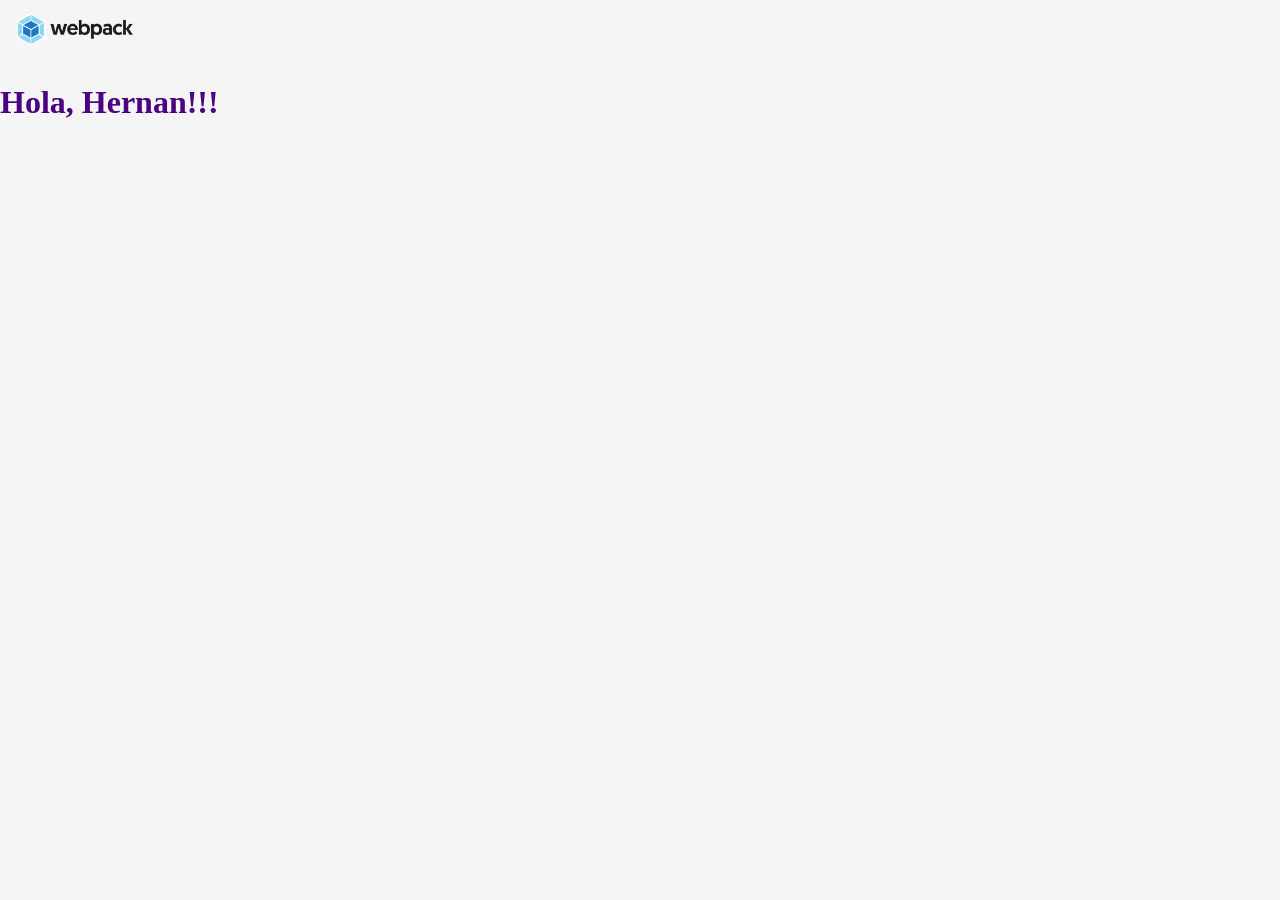
<file: docs/index.html>
<!doctype html><html lang="en"><head><meta charset="UTF-8"><meta http-equiv="X-UA-Compatible" content="IE=edge"><meta name="viewport" content="width=device-width,initial-scale=1"><title>Webpack</title><script defer="defer" src="main.d010a8e55033d58f93ce.js"></script><link href="main.426e7c12b67e15ada4ae.css" rel="stylesheet"></head><body><img src="assets/img/webpack-logo.png" alt="Webpack logo"></body></html>
</file>
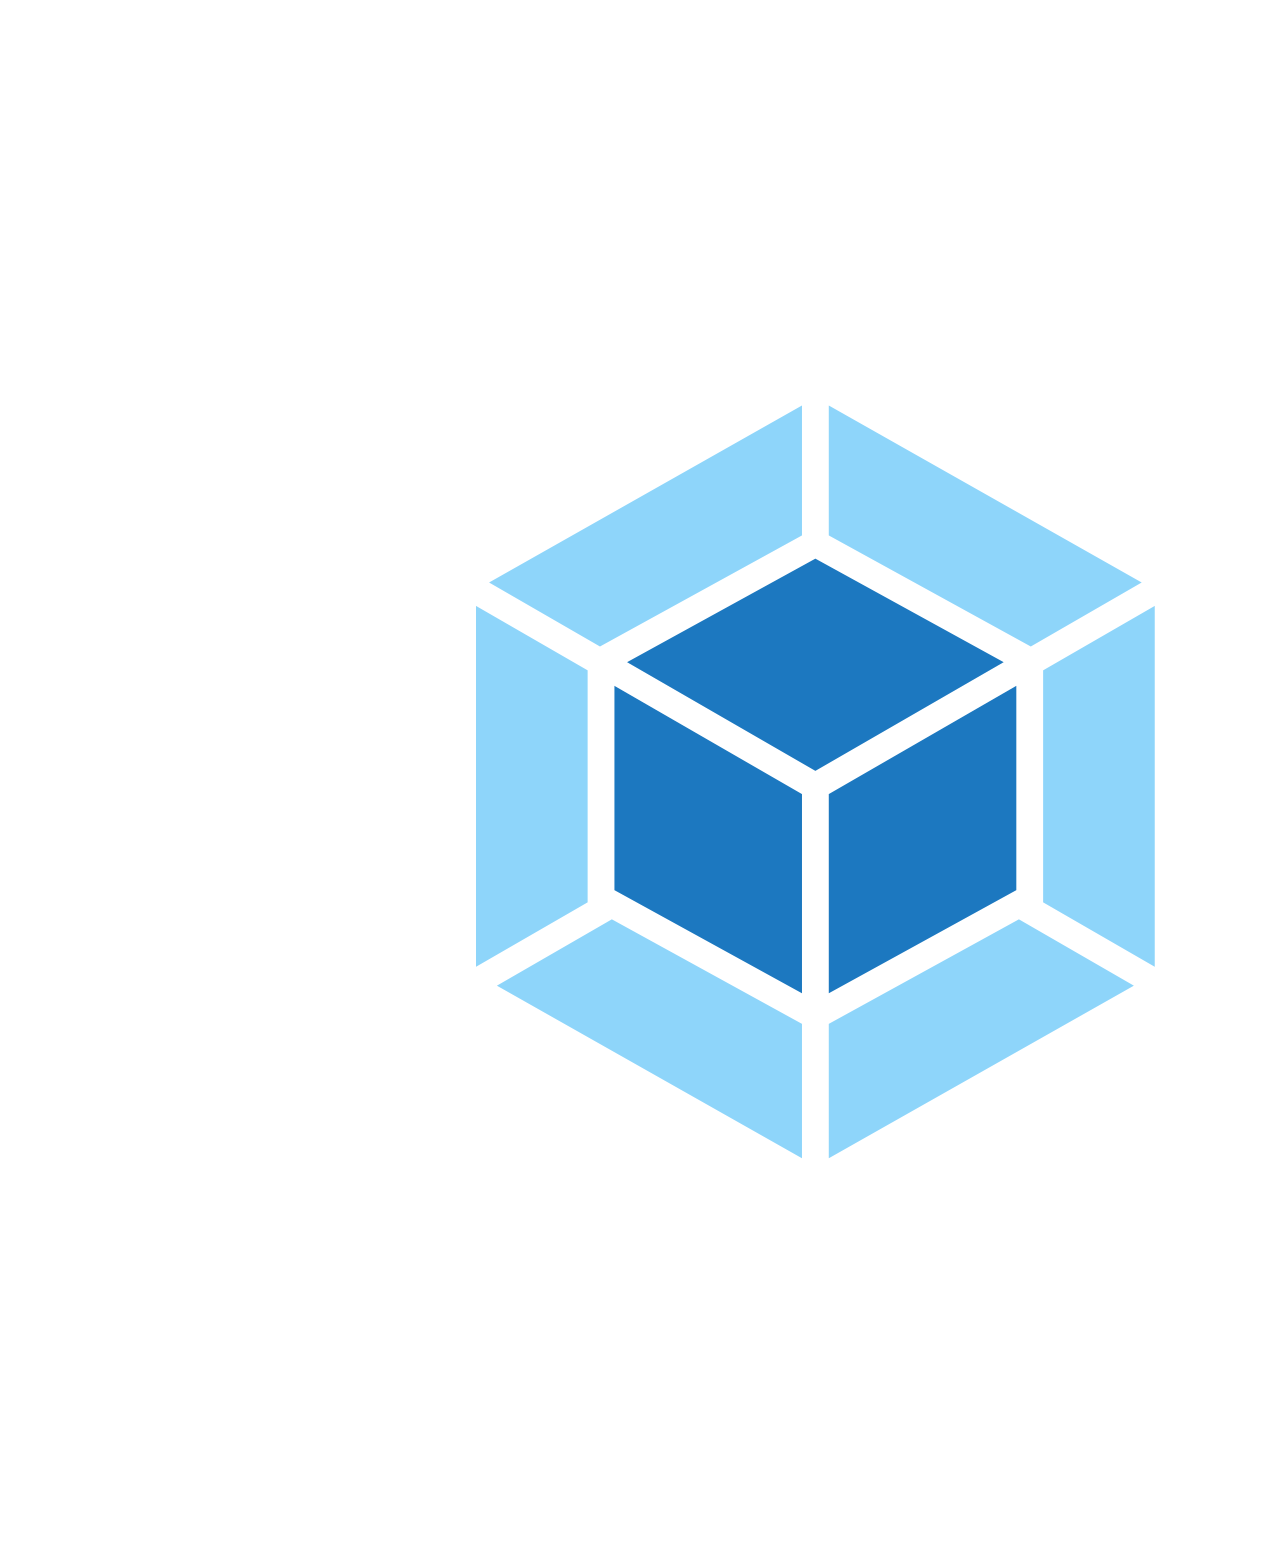
<file: src/index.html>
<!DOCTYPE html>
<html lang="en">
<head>
    <meta charset="UTF-8">
    <meta http-equiv="X-UA-Compatible" content="IE=edge">
    <meta name="viewport" content="width=device-width, initial-scale=1.0">
    <title>Webpack</title>
</head>
<body>
    
    <!--  -->
    <!--  -->
    <!--  -->
    <img src="assets/img/webpack-logo.png" alt="Webpack logo"></img>
   
</body>
</html>
</file>
<file: docs/main.426e7c12b67e15ada4ae.css>
body,html{background-color:#f5f5f5;margin:0}img{width:150px}
</file>
